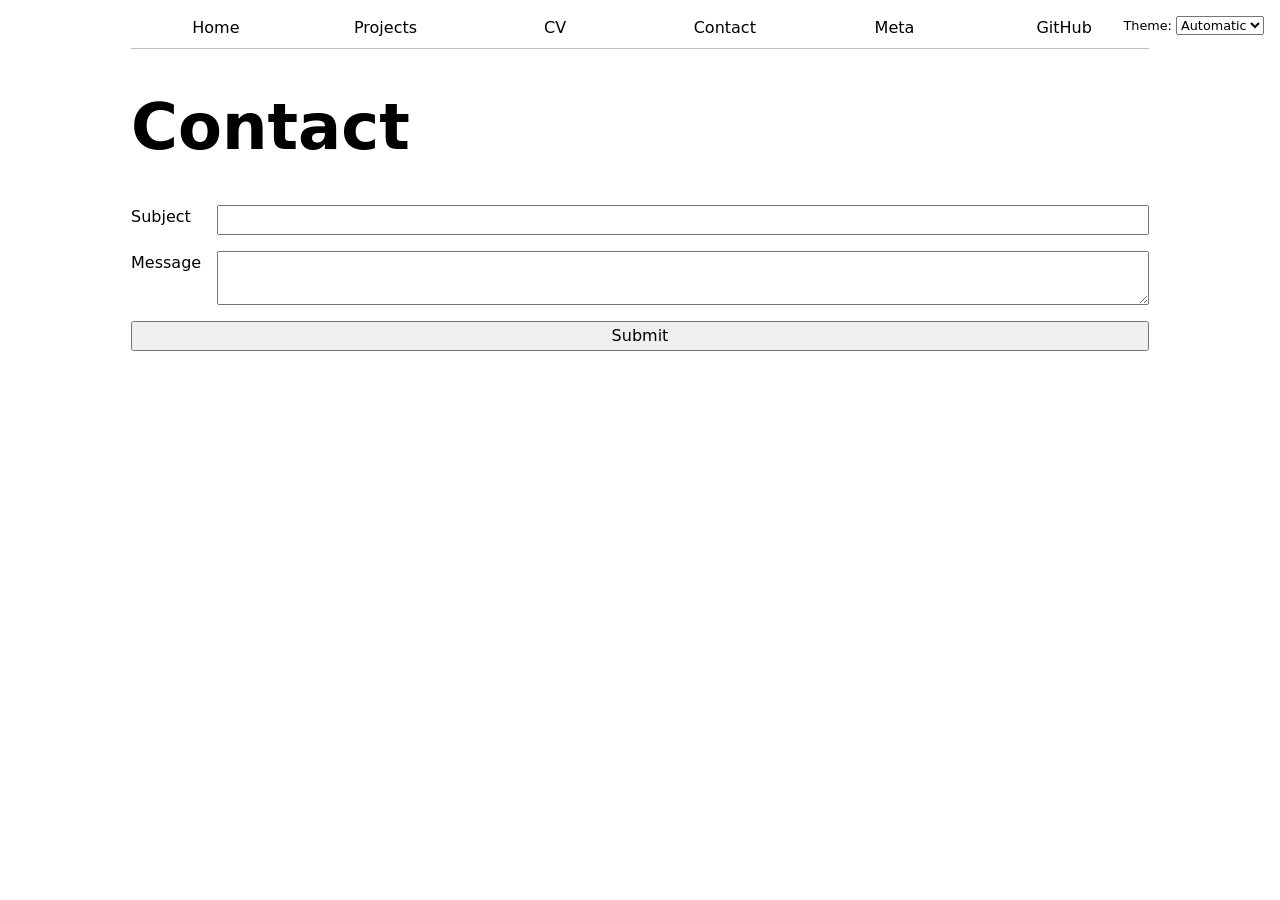
<file: contact/index.html>
<!DOCTYPE html>
<html lang="en">
<head>
    <meta charset="UTF-8">
    <meta name="viewport" content="width=device-width, initial-scale=1.0">
    <title>Contact</title>
    <link rel="stylesheet" href="../style.css">
    <script src="../global.js" type="module"></script>
</head>
<body>

    <h1>Contact</h1>
    
   <form action="mailto:foo@example.com">
        <label>
            Subject
            <input name="subject">
        </label>

        <label>
            Message
            <textarea name="body"></textarea>
        </label>

        <button>Submit</button>
    </form>
</body>
</html>
</file>
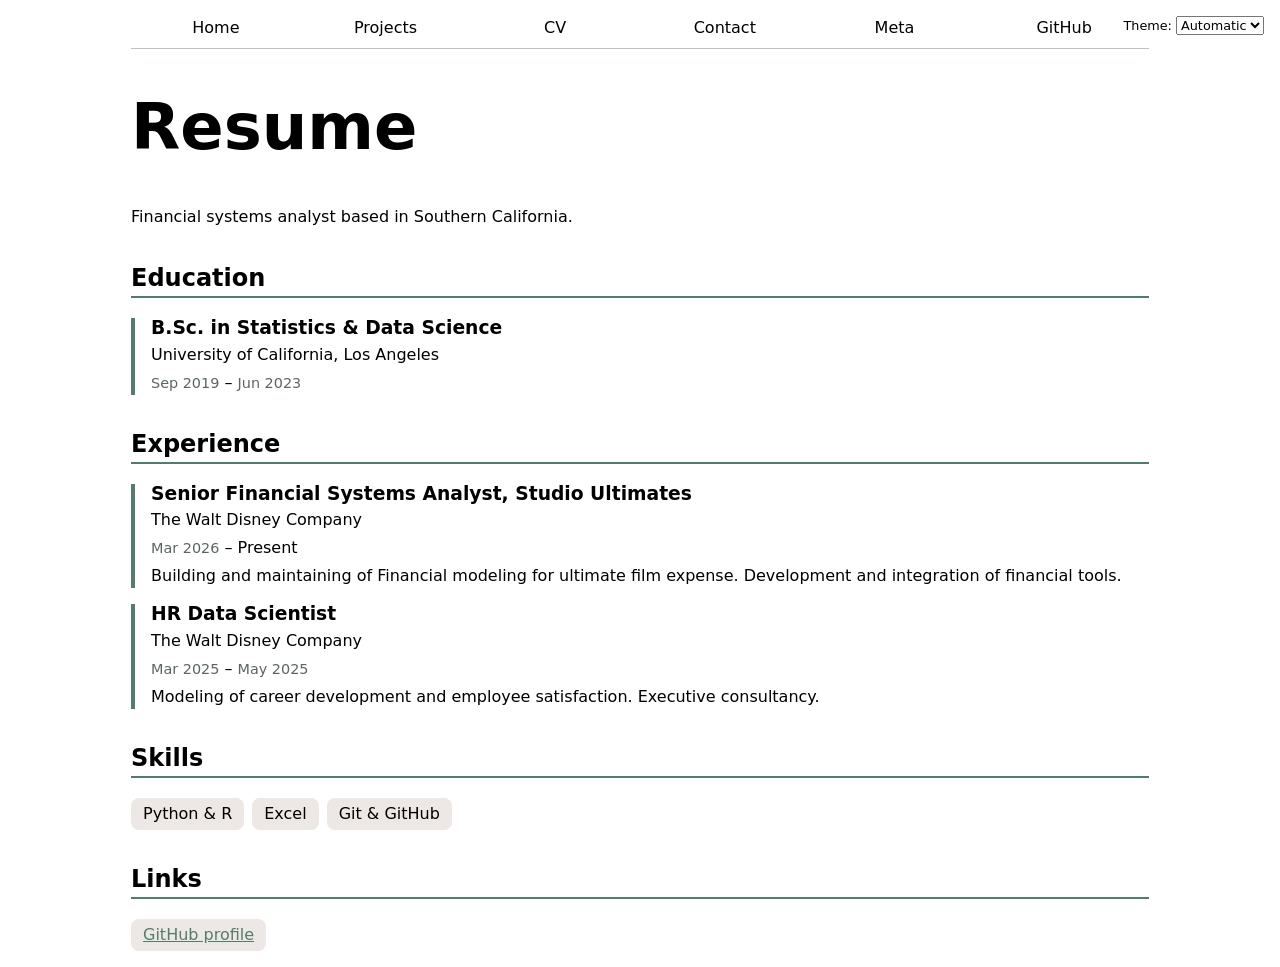
<file: cv/index.html>
<!DOCTYPE html>
<html lang="en">
<head>
    <meta charset="UTF-8">
    <meta name="viewport" content="width=device-width, initial-scale=1.0">
    <title>Resume</title>
    <link rel="stylesheet" href="../style.css">
    <script src="../global.js" type="module"></script>
</head>
<body>
    <h1>Resume</h1>

    <p>Financial systems analyst based in Southern California.</p>
 
    <section>
        <h2>Education</h2>
    
        <article>
        <header>
            <h3>B.Sc. in Statistics & Data Science</h3>
        </header>
        <p>University of California, Los Angeles</p>
        <p><time datetime="2019-09">Sep 2019</time> – <time datetime="2023-06">Jun 2023</time></p>
        </article>
    </section>
    
    <section>
        <h2>Experience</h2>
    
        <article>
        <header>
            <h3>Senior Financial Systems Analyst, Studio Ultimates</h3>
        </header>
        <p>The Walt Disney Company</p>
        <p><time datetime="2026-05">Mar 2026</time> – Present</p>
        <p>Building and maintaining of Financial modeling for ultimate film expense. Development and integration of financial tools.</p>
        </article>
    
        <article>
        <header>
            <h3>HR Data Scientist</h3>
        </header>
        <p>The Walt Disney Company</p>
        <p><time datetime="2025-03">Mar 2025</time> – <time datetime="2026-05">May 2025</time></p>
        <p>Modeling of career development and employee satisfaction. Executive consultancy.</p>
        </article>
    </section>
    
    <section>
        <h2>Skills</h2>
        <ul>
        <li>Python &amp; R</li>
        <li>Excel</li>
        <li>Git &amp; GitHub</li>
        </ul>
    </section>
    
    <section>
        <h2>Links</h2>
        <ul>
        <li><a href="https://github.com/jkeeton-ucsd" target="_blank">GitHub profile</a></li>
        </ul>
    </section>
</body>
</html>
</file>
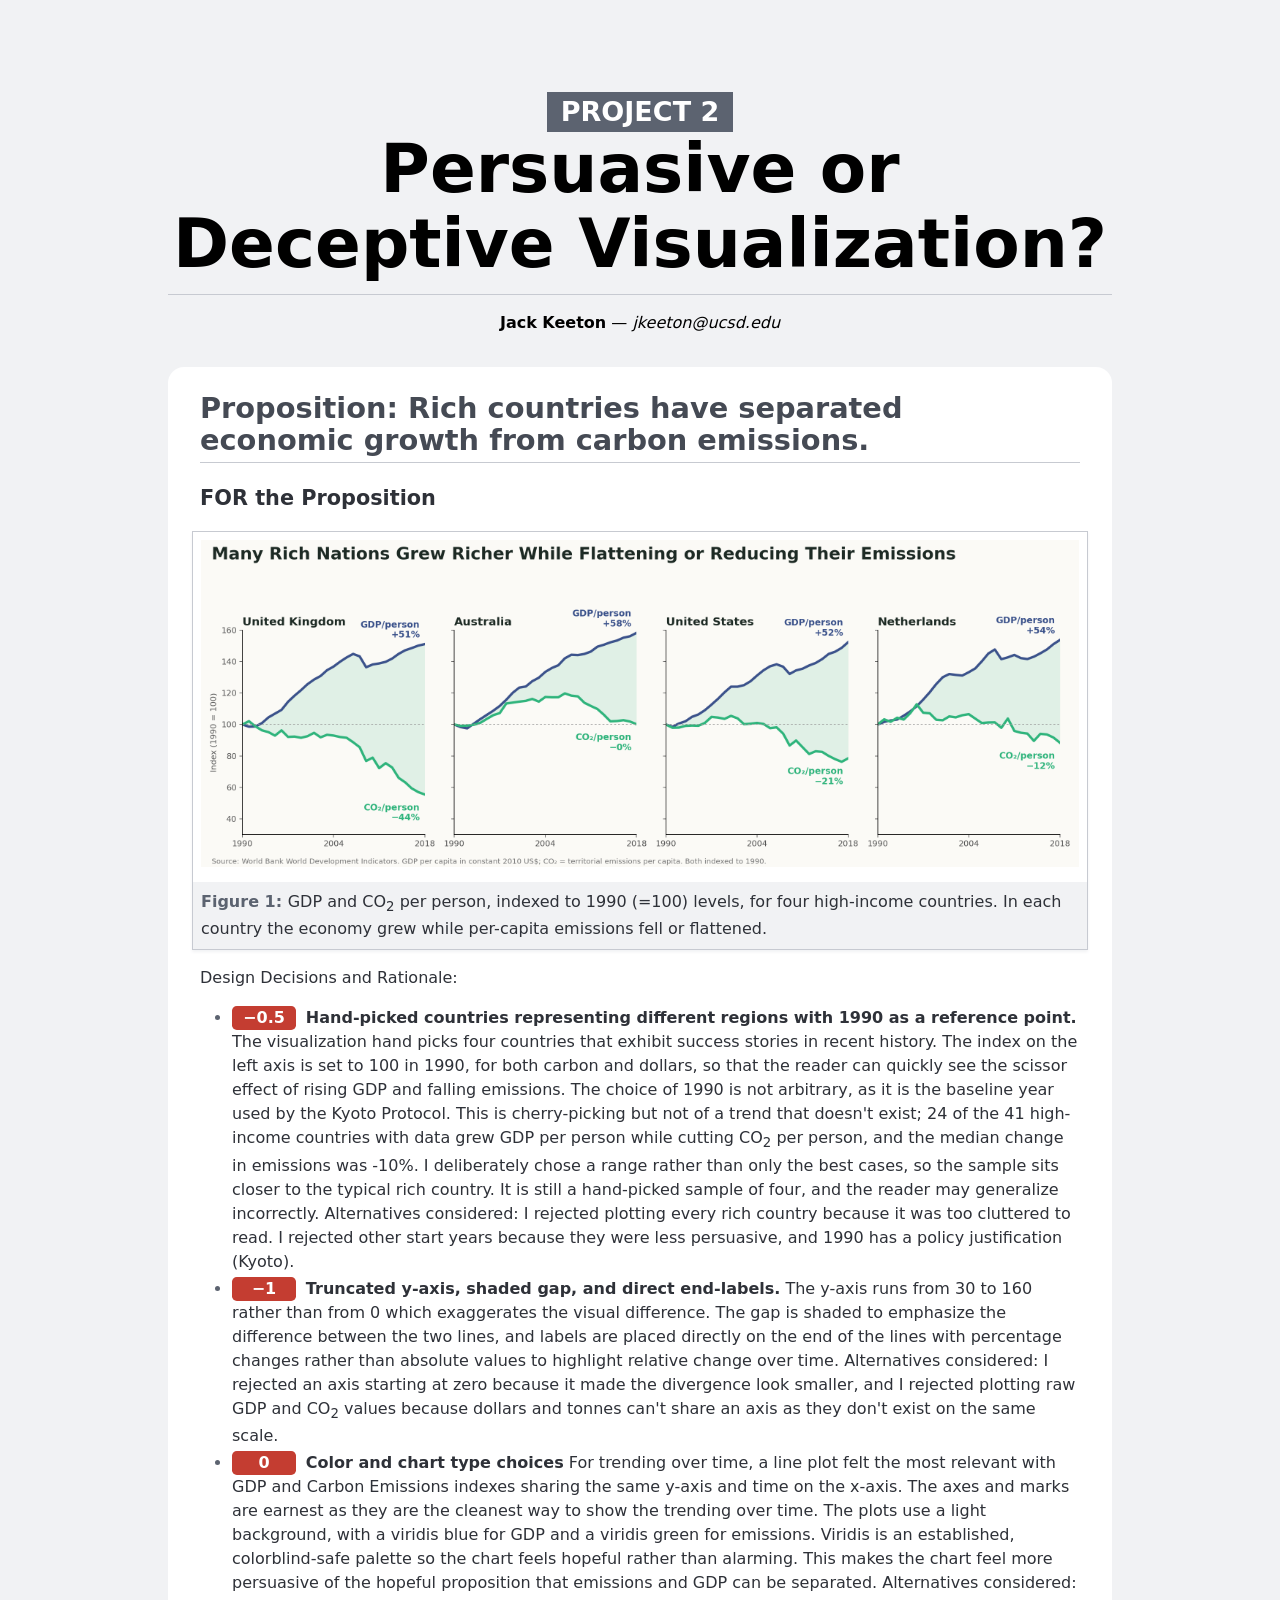
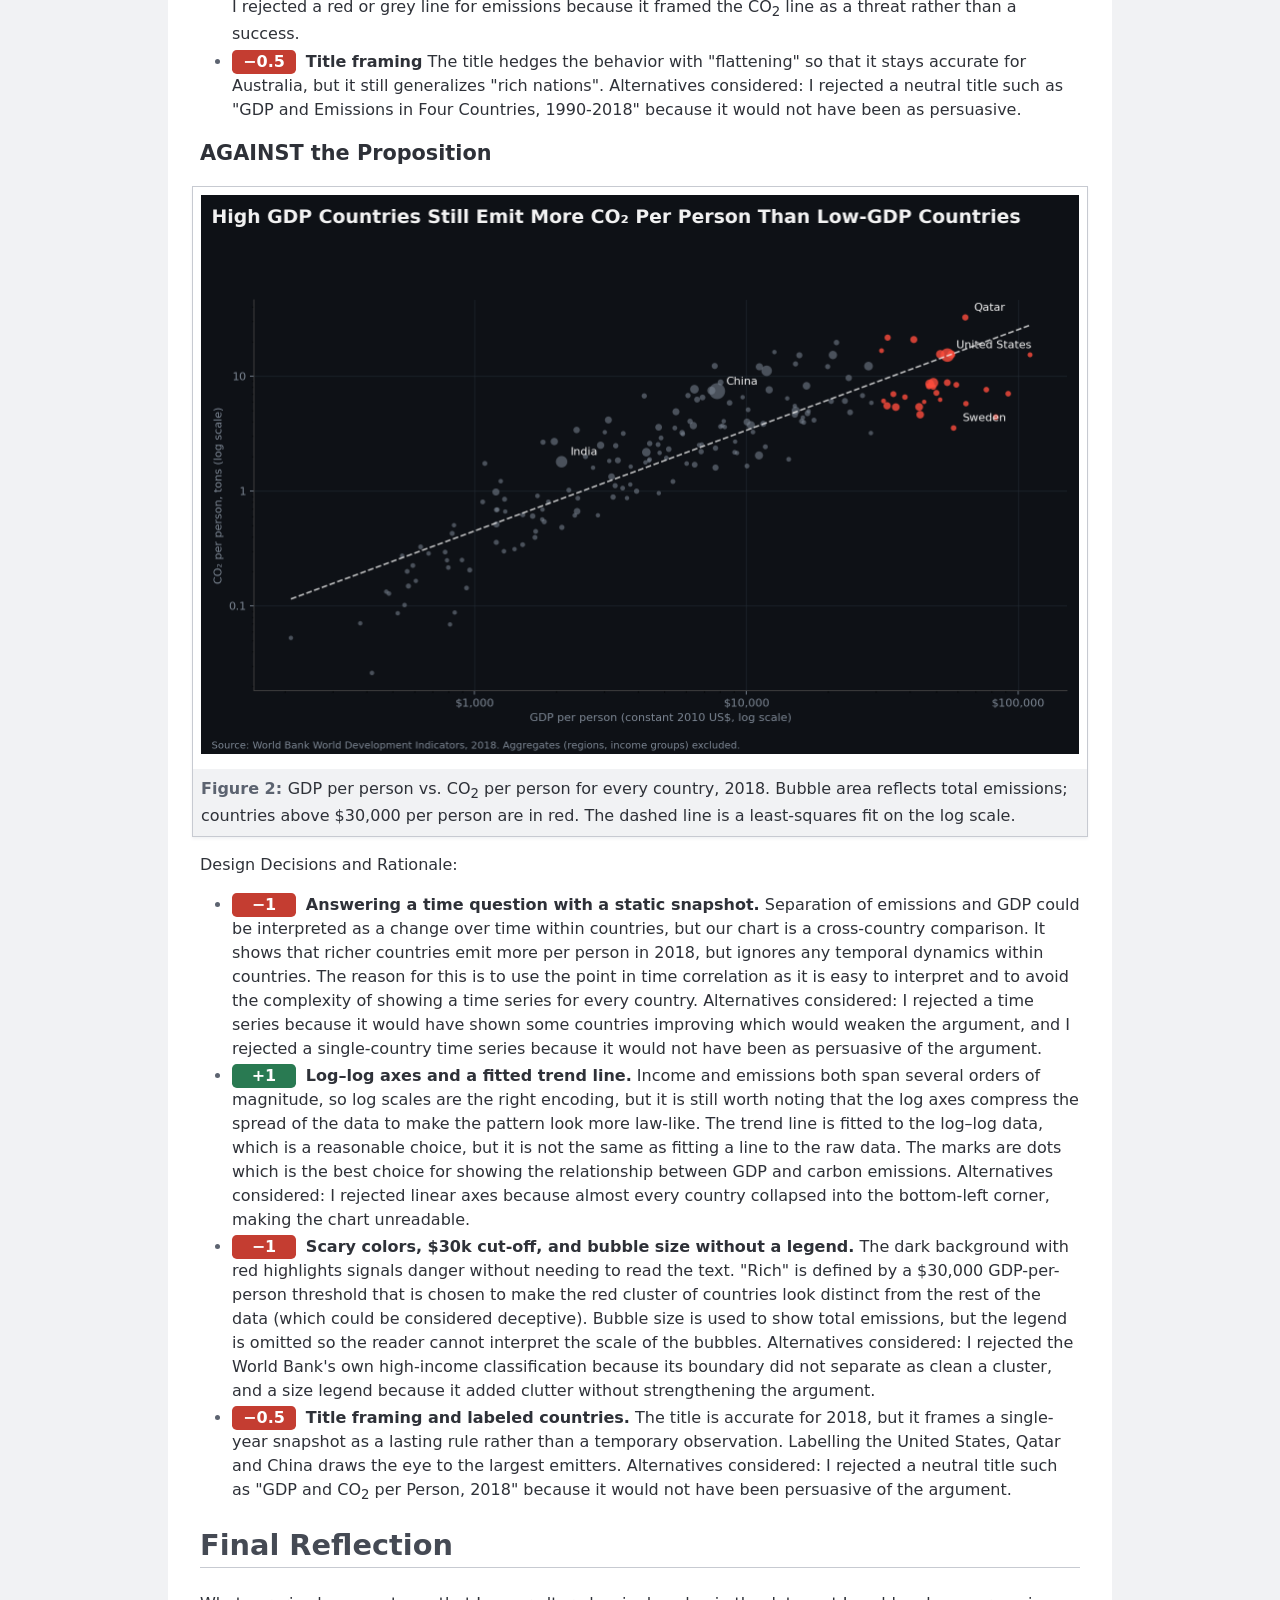
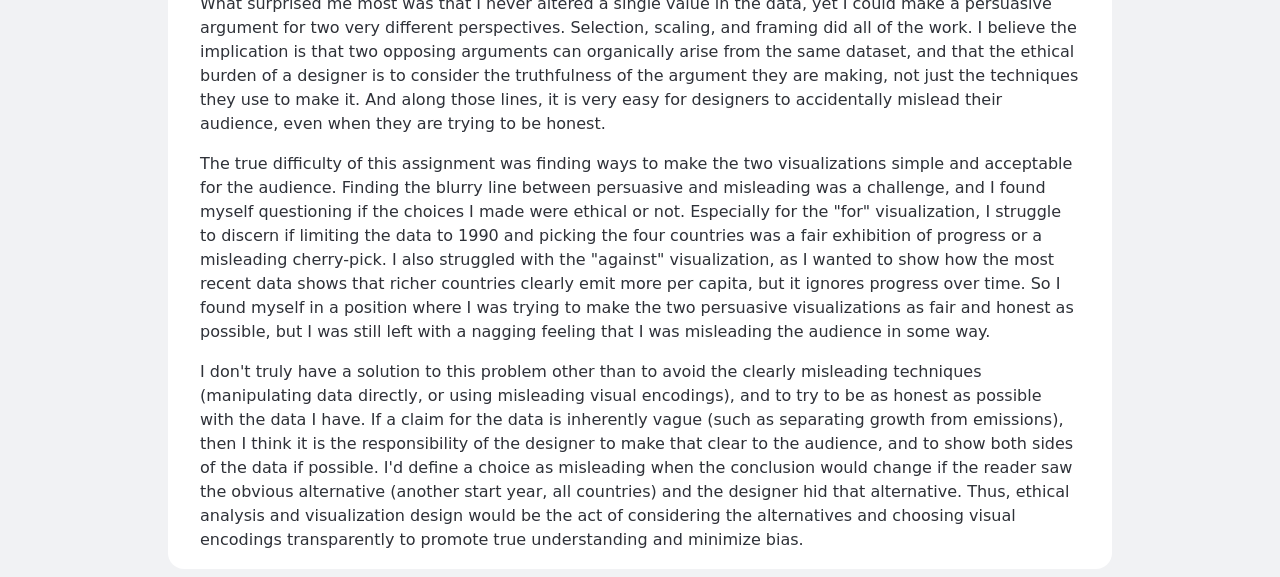
<file: projects/project2/index.html>
<!DOCTYPE html>
<html lang="en"><head><meta http-equiv="Content-Type" content="text/html; charset=UTF-8">
    <meta name="viewport" content="width=device-width, initial-scale=1">
    <title>Project 2 Report</title>
    <style>
      :root {
        --color-neutral-95: hsl(220 10% 95%);
        --color-neutral-90: hsl(220 10% 90%);
        --color-neutral-80: hsl(220 10% 80%);
        --color-neutral-70: hsl(220 10% 70%);
        --color-neutral-60: hsl(220 10% 60%);
        --color-neutral-50: hsl(220 10% 50%);
        --color-neutral-40: hsl(220 10% 40%);
        --color-neutral-30: hsl(220 10% 30%);
        --color-neutral-20: hsl(220 10% 20%);
        --color-neutral-10: hsl(220 10% 10%);
      }

      html {
        font: 100%/1.5 system-ui;
        counter-reset: figure;
        background: var(--color-neutral-95);
        max-width: min(75vw, 80em);
        margin: 0 auto;
      }

      h1,
      h2,
      h3,
      h4,
      h5,
      h6 {
        line-height: 1.1;
        font-weight: 600;
        text-wrap: balance;
      }

      h1,
      h2 {
        border-bottom: 1px solid var(--color-neutral-80);
        padding-bottom: 0.2em;
      }

      h1 {
        margin-block: 1em 0.5rem;
        font-size: clamp(2.5em, 150% + 2vh + 2vw, 10vmin);
        font-weight: 800;

        small {
          display: block;
          width: fit-content;
          padding: 0.2em 0.5em;
          margin-inline: auto;
          color: white;
          background: var(--color-neutral-40);
          font-size: 40%;
          text-transform: uppercase;
          white-space: nowrap;
        }
      }

      h2 {
        font-size: 180%;
        color: var(--color-neutral-30);
      }

      h3 {
        font-size: 130%;
      }

      /* Lists */

      ul,
      ol {
        padding-inline-start: 2em;
      }

      li {
        &::marker {
          color: var(--color-neutral-40);
        }

        + li {
          margin-top: 0.2em;
        }
      }

      /* Sectioning elements */

      header {
        padding-block: 1em;
        text-align: center;
      }

      main {
        background: white;
        color: var(--color-neutral-20);
        border-radius: 1rem;
        padding: 0.1rem 2rem;
      }

      /* Figures */

      figure {
        margin: 1em 0;
        padding: 0.5rem;
        margin-inline: -0.5em;
        border: 1px solid var(--color-neutral-80);
        box-shadow: 0 0.1em 0.2em var(--color-neutral-95);
        text-align: center;
        background: white;

        img {
          max-width: 100%;
          height: auto;
        }

        > figcaption {
          font: 500 75% var(--font-sans);
          background: var(--color-neutral-95);
          padding: 0.5rem;
          margin: -0.5rem;
          margin-top: 0.5rem;
          counter-increment: figure;
          text-align: left;

          &::before {
            content: 'Figure ' counter(figure) ': ';
            font-weight: bold;
            color: var(--color-neutral-40);
          }

          a:not(:hover, :focus, :active) {
            color: inherit;
            text-decoration: underline;
            text-decoration-color: color-mix(
              in lab,
              currentColor,
              transparent 70%
            );
          }
        }
      }

      /* Deceptive/earnest score chips */

      .score {
        display: inline-block;
        min-width: 3.2em;
        padding: 0 0.4em;
        margin-right: 0.3em;
        border-radius: 0.3em;
        font-weight: 700;
        font-variant-numeric: tabular-nums;
        text-align: center;
        color: white;
      }
      .score.dec { background: hsl(5 60% 48%); }
      .score.ear { background: hsl(150 50% 32%); }

      .intro {
        color: var(--color-neutral-30);
      }
    </style>
  </head>

  <body>
    <header>
      <h1>
        <small>Project 2</small>
        Persuasive or Deceptive Visualization?
      </h1>

      <p><strong>Jack Keeton</strong> — <em>jkeeton@ucsd.edu</em></p>
    </header>

    <main>
      <h2>Proposition: Rich countries have separated economic growth from carbon emissions.</h2>

      <section>
        <h3>FOR the Proposition</h3>

        <figure>
          <img src="page1_viz1_decoupling_real_lines.png"
               alt="Four small-multiple line charts for the United Kingdom, Australia, United States and Netherlands, 1990 to 2018. In each, GDP per person (blue) rises above an index of 100 while CO2 per person (green) falls below it, with the gap between them shaded green.">
          <figcaption>GDP and CO<sub>2</sub> per person, indexed to 1990 (=100) levels, for four high-income countries. In each country the economy grew while per-capita emissions fell or flattened.</figcaption>
        </figure>

        <p>Design Decisions and Rationale:</p>

        <ul>
          <li>
            <span class="score dec">−0.5</span>
            <strong>Hand-picked countries representing different regions with 1990 as a reference point.</strong>
            The visualization hand picks four countries that exhibit success stories in recent history. The index on the 
            left axis is set to 100 in 1990, for both carbon and dollars, so that the reader can quickly see the scissor
            effect of rising GDP and falling emissions. The choice of 1990 is not arbitrary, as it is the baseline year used by the Kyoto Protocol.
            This is cherry-picking but not of a trend that doesn't exist; 24 of the 41 high-income countries with data grew GDP per person while cutting CO<sub>2</sub> per person, 
            and the median change in emissions was -10%. I deliberately chose a range rather than only the best cases, so the sample sits closer to the typical rich country. 
            It is still a hand-picked sample of four, and the reader may generalize incorrectly.

            Alternatives considered: I rejected plotting every rich country because it was too cluttered to read. I rejected other start years because they were less persuasive, and
            1990 has a policy justification (Kyoto).
          </li>
          <li>
            <span class="score dec">−1</span>
            <strong>Truncated y-axis, shaded gap, and direct end-labels.</strong>
            The y-axis runs from 30 to 160 rather than from 0 which exaggerates the visual difference. The gap is shaded to 
            emphasize the difference between the two lines, and labels are placed directly on the end of the lines with 
            percentage changes rather than absolute values to highlight relative change over time.

            Alternatives considered: I rejected an axis starting at zero because it made the divergence look smaller,
            and I rejected plotting raw GDP and CO<sub>2</sub> values because dollars and tonnes can't share an axis as they don't exist on the same scale.
          </li>
          <li>
            <span class="score dec">0</span>
            <strong>Color and chart type choices</strong>
            For trending over time, a line plot felt the most relevant with GDP and Carbon Emissions indexes sharing the same y-axis and time on the x-axis.
            The axes and marks are earnest as they are the cleanest way to show the trending over time.
            The plots use a light background, with a viridis blue for GDP and a viridis green for emissions. Viridis is an established, 
            colorblind-safe palette so the chart feels hopeful rather than alarming.
            This makes the chart feel more persuasive of the hopeful proposition that emissions and GDP can be separated.

            Alternatives considered: I rejected a red or grey line for emissions because it framed the CO<sub>2</sub> line as a threat rather than a success.
          </li>
          <li>
            <span class="score dec">−0.5</span>
            <strong>Title framing</strong>
            The title hedges the behavior with "flattening" so that it stays accurate for Australia, but it still generalizes "rich nations".
            Alternatives considered: I rejected a neutral title such as "GDP and Emissions in Four Countries, 1990-2018"
            because it would not have been as persuasive.
          </li>
        </ul>
      </section>

      <section>
        <h3>AGAINST the Proposition</h3>

        <figure>
          <img src="page2_viz1_decoupling_myth_scatter.png"
               alt="Dark-background log-log scatter of all countries in 2018, GDP per person against CO2 per person, with bubble size showing total emissions. Countries above 30,000 dollars per person are red and cluster in the upper right; a dashed trend line rises from lower left to upper right. The United States, China, India, Qatar and Sweden are labelled.">
          <figcaption>GDP per person vs. CO<sub>2</sub> per person for every country, 2018. Bubble area reflects total emissions; countries above $30,000 per person are in red. The dashed line is a least-squares fit on the log scale.</figcaption>
        </figure>

        <p>Design Decisions and Rationale:</p>

        <ul>
          <li>
            <span class="score dec">−1</span>
            <strong>Answering a time question with a static snapshot.</strong>
            Separation of emissions and GDP could be interpreted as a change over time within countries, but our chart is a
            cross-country comparison. It shows that richer countries emit more per person in 2018, but
            ignores any temporal dynamics within countries. The reason for this is to use the point in time correlation
            as it is easy to interpret and to avoid the complexity of showing a time series for every country.
          
            Alternatives considered: I rejected a time series because it would have shown some countries improving which would weaken the argument, and 
            I rejected a single-country time series because it would not have been as persuasive of the argument.
          </li>
          <li>
            <span class="score ear">+1</span>
            <strong>Log–log axes and a fitted trend line.</strong>
            Income and emissions both span several orders of magnitude, so log scales are the right encoding, but it
            is still worth noting that the log axes compress the spread of the data to make the pattern look more law-like.
            The trend line is fitted to the log–log data, which is a reasonable choice, but it is not the same as fitting a line to the raw data. 
            The marks are dots which is the best choice for showing the relationship between GDP and carbon emissions.
            Alternatives considered: I rejected linear axes because almost every country collapsed into the bottom-left corner,
            making the chart unreadable.
          </li>
          <li>
            <span class="score dec">−1</span>
            <strong>Scary colors, $30k cut-off, and bubble size without a legend.</strong>
            The dark background with red highlights signals danger without needing to read the text. "Rich" is
            defined by a $30,000 GDP-per-person threshold that is chosen to make the red cluster
            of countries look distinct from the rest of the data (which could be considered deceptive). 
            Bubble size is used to show total emissions, but the legend is omitted so the 
            reader cannot interpret the scale of the bubbles.

            Alternatives considered: I rejected the World Bank's own high-income classification because its boundary
            did not separate as clean a cluster, and a size legend because it added clutter without strengthening the argument.
          </li>
          <li>
            <span class="score dec">−0.5</span>
            <strong>Title framing and labeled countries.</strong>
            The title is accurate for 2018, but it frames a single-year snapshot as a lasting rule rather than a temporary observation. 
            Labelling the United States, Qatar and China draws the eye to the largest emitters.
            Alternatives considered: I rejected a neutral title such as "GDP and CO<sub>2</sub> per Person, 2018"
            because it would not have been persuasive of the argument.
          </li>
        </ul>
      </section>

      <section>
        <h2>Final Reflection</h2>

        <p>
          What surprised me most was that I never altered a single value in the data, yet I could make a persuasive argument
          for two very different perspectives. Selection, scaling, and framing did all of the work. I believe the implication is
          that two opposing arguments can organically arise from the same dataset, and that the ethical burden of a designer is to
          consider the truthfulness of the argument they are making, not just the techniques they use to make it. And along those
          lines, it is very easy for designers to accidentally mislead their audience, even when they are trying to be honest.
        </p>

        <p>
          The true difficulty of this assignment was finding ways to make the two visualizations simple and acceptable for the audience.
          Finding the blurry line between persuasive and misleading was a challenge, and I found myself questioning if 
          the choices I made were ethical or not. Especially for the "for" visualization, I struggle to discern if limiting the data
          to 1990 and picking the four countries was a fair exhibition of progress or a misleading cherry-pick. I also struggled with the "against" visualization, 
          as I wanted to show how the most recent data shows that richer countries clearly emit more per capita, but it ignores 
          progress over time. So I found myself in a position where I was trying to make the two persuasive visualizations as fair and honest as possible, 
          but I was still left with a nagging feeling that I was misleading the audience in some way.
        </p>

        <p>
          I don't truly have a solution to this problem other than to avoid the clearly misleading techniques (manipulating data directly, 
          or using misleading visual encodings), and to try to be as honest as possible with the data I have. If
          a claim for the data is inherently vague (such as separating growth from emissions), then I think it is the responsibility of the designer 
          to make that clear to the audience, and to show both sides of the data if possible. I'd define a choice as misleading 
          when the conclusion would change if the reader saw the obvious alternative (another start year, all countries) and the designer hid that alternative.
          Thus, ethical analysis and visualization design would be the act of considering the alternatives and choosing visual encodings
          transparently to promote true understanding and minimize bias.
        </p>
      </section>
    </main>
  

</body></html>
</file>
<file: style.css>
html {
  color-scheme: light dark;
}

body {
  /* Set line height to 1.5 times the font size
	   and use the OS’s UI font as the website font
	 */
  font: 100%/1.5 system-ui;
  max-width: 100ch;
  margin-inline: auto;
  padding-inline: 1rem
}

:root {
  --color-accent: oklch(55.194% 0.05069 169.126);
  accent-color: var(--color-accent);
}

nav {
  --border-color: oklch(50% 10% 200 / 40%);
  display: flex;
  margin-bottom: 1em;
  border-bottom: 1px solid var(--border-color);
}

nav a {
  flex: 1;
  text-decoration: none;
  color: inherit;
  text-align: center;
  padding: 0.5em;
}

nav a.current {
  border-bottom: 0.4em solid var(--border-color);
  padding-bottom: 0.1em;
}

nav a:hover {
  border-bottom: 0.4em solid var(--color-accent);
  padding-bottom: 0.1em;
  background-color: color-mix(in oklch, var(--color-accent), canvas 85%);
}

input,
textarea,
button,
select {
  font: inherit;
}

form {
  display: grid;
  grid-template-columns: auto 1fr;
  gap: 1em;
}

form label {
  display: grid;
  grid-template-columns: subgrid;
  grid-column: 1 / -1;
}

form button {
  grid-column: 1 / -1;
}

.color-scheme {
  position: absolute;
  top: 1rem;
  right: 1rem;
  font-size: 80%;
}

.projects {
  display: grid;
  grid-template-columns: repeat(auto-fill, minmax(15em, 1fr));
  gap: 1em;
}

.projects article {
  display: grid;
  grid-template-rows: subgrid;
  grid-row: span 3;
  gap: 1em;
}

.projects h2 {
  margin: 0;
}

.projects img {
  max-width: 100%;
}

.project-year {
  margin: 0;
  font-family: Baskerville, serif;
  font-variant-numeric: oldstyle-nums;
  color: oklch(50% 3% 200);
}

#projects-pie-plot {
  max-width: 20em;
  margin-block: 2em;
  overflow: visible;

  &:has(path:hover) {
    path:not(:hover) {
      opacity: 0.5;
    }
  }

  path {
    transition: 300ms;
    cursor: pointer;
  }
}

.selected {
  --color: oklch(45% 50% 310) !important;

  &:is(path) {
    fill: var(--color);
  }
}

.container {
  display: flex;
  align-items: center;
  gap: 2em;
}

.legend {
  flex: 1;
  display: grid;
  grid-template-columns: repeat(auto-fill, minmax(9em, 1fr));
  gap: 1em;
  padding: 1em;
  border: 1px solid oklch(50% 10% 200 / 40%);
  list-style: none;
}

.legend-item {
  display: flex;
  align-items: center;
  gap: 0.5em;
}

.swatch {
  width: 1em;
  aspect-ratio: 1 / 1;
  border-radius: 50%;
  background-color: var(--color);
}

.searchBar {
  width: 100%;
  box-sizing: border-box;
  padding: 0.5em;
  margin-block-end: 1em;
}

h1 {
  font-size: 400%;
}

h1, h2, h3, h4, h5, h6 {
  line-height: 1.1;
  text-wrap: balance;
}

/* Section headings with an accent underline */
section h2 {
  border-bottom: 2px solid var(--color-accent);
  padding-bottom: 0.2em;
  margin-top: 1.5em;
}

/* Each entry as a card with an accent edge */
section article {
  border-left: 0.3em solid var(--color-accent);
  padding-left: 1em;
  margin-block: 1em;
}

section article h3 {
  margin: 0;
}

section article p {
  margin: 0.25em 0;
}

/* De-emphasize dates */
time {
  color: oklch(50% 3% 200);
  font-size: 90%;
}

/* Skills as inline pills */
section ul {
  list-style: none;
  padding: 0;
  display: flex;
  flex-wrap: wrap;
  gap: 0.5em;
}

section li {
  background: color-mix(in oklch, var(--color-accent), canvas 85%);
  border-radius: 0.5em;
  padding: 0.25em 0.75em;
}

/* Links in content (not the nav) */
section a {
  color: var(--color-accent);
}

section a:hover {
  text-decoration-thickness: 0.2em;
}

.project-link {
    color: inherit;
    text-decoration: none;
}
.project-link:hover h2 {
    text-decoration: underline;
}

#profile-stats dl {
  display: grid;
  grid-template-columns: repeat(4, 1fr);
  gap: 0.25em 1em;
  margin: 0;
  text-align: center;
}

#profile-stats dt {
  grid-row: 1;
  font-size: 80%;
  text-transform: uppercase;
  color: oklch(50% 3% 200);
}

#profile-stats dd {
  grid-row: 2;
  margin: 0;
  font-size: 200%;
  font-weight: bold;
  color: var(--color-accent);
}

.stats {
  display: grid;
  grid-auto-flow: column;
  grid-auto-columns: 1fr;
  gap: 0.25em 1em;
  margin-block: 1em;
  padding: 1em;
  border: 1px solid oklch(50% 10% 200 / 40%);
}

.stats dt {
  grid-row: 1;
  font-size: 80%;
  text-transform: uppercase;
  color: oklch(50% 3% 200);
}

.stats dd {
  grid-row: 2;
  margin: 0;
  font-size: 200%;
  font-weight: bold;
  color: var(--color-accent);
}

.gridlines .tick line {
  stroke-opacity: 0.15;
}

.gridlines .domain {
  display: none;
}

#chart circle {
  transition: 200ms;
  transform-origin: center;
  transform-box: fill-box;
  fill-opacity: 0.7;
}

#chart circle:hover {
  transform: scale(1.5);
  fill-opacity: 1;
}

dl.info {
  display: grid;
  grid-template-columns: auto 1fr;
  gap: 0.25em 1em;
  margin: 0;
  transition-duration: 500ms;
  transition-property: opacity, visibility;
}

dl.info dt {
  color: oklch(50% 3% 200);
}

dl.info dd {
  margin: 0;
}

dl.info[hidden]:not(:hover, :focus-within) {
  opacity: 0;
  visibility: hidden;
}

.tooltip {
  position: fixed;
  top: 1em;
  left: 1em;
  padding: 0.75em 1em;
  border-radius: 0.5em;
  background-color: color-mix(in oklch, canvas 80%, transparent);
  backdrop-filter: blur(6px);
  box-shadow: 0 0.25em 0.75em oklch(0% 0 0 / 20%);
}

@keyframes marching-ants {
  to {
    stroke-dashoffset: -8; /* 5 + 3 */
  }
}

#chart .selection {
  fill-opacity: 0.1;
  stroke: currentColor;
  stroke-opacity: 0.7;
  stroke-dasharray: 5 3;
  animation: marching-ants 2s linear infinite;
}

#chart circle.selected {
  fill: #ff6b6b;
}

#language-breakdown:empty {
  display: none;
}
</file>
